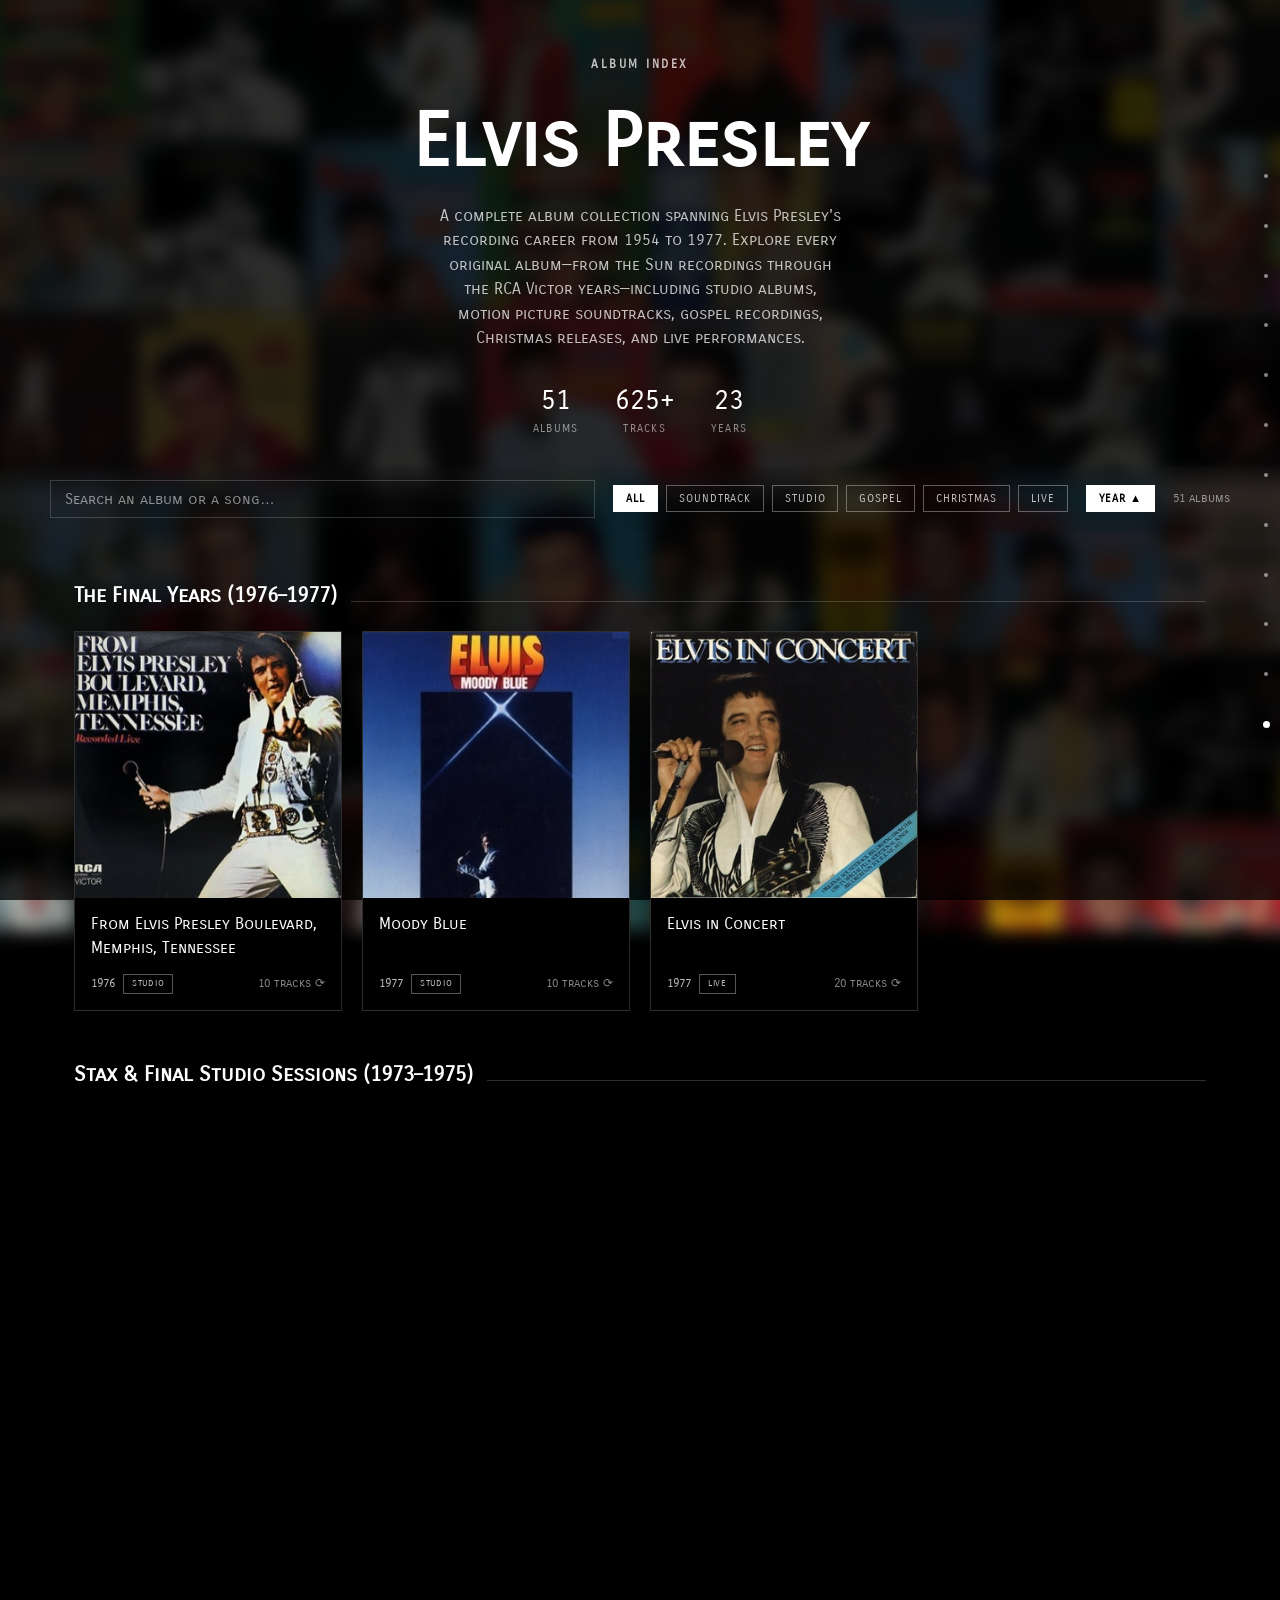
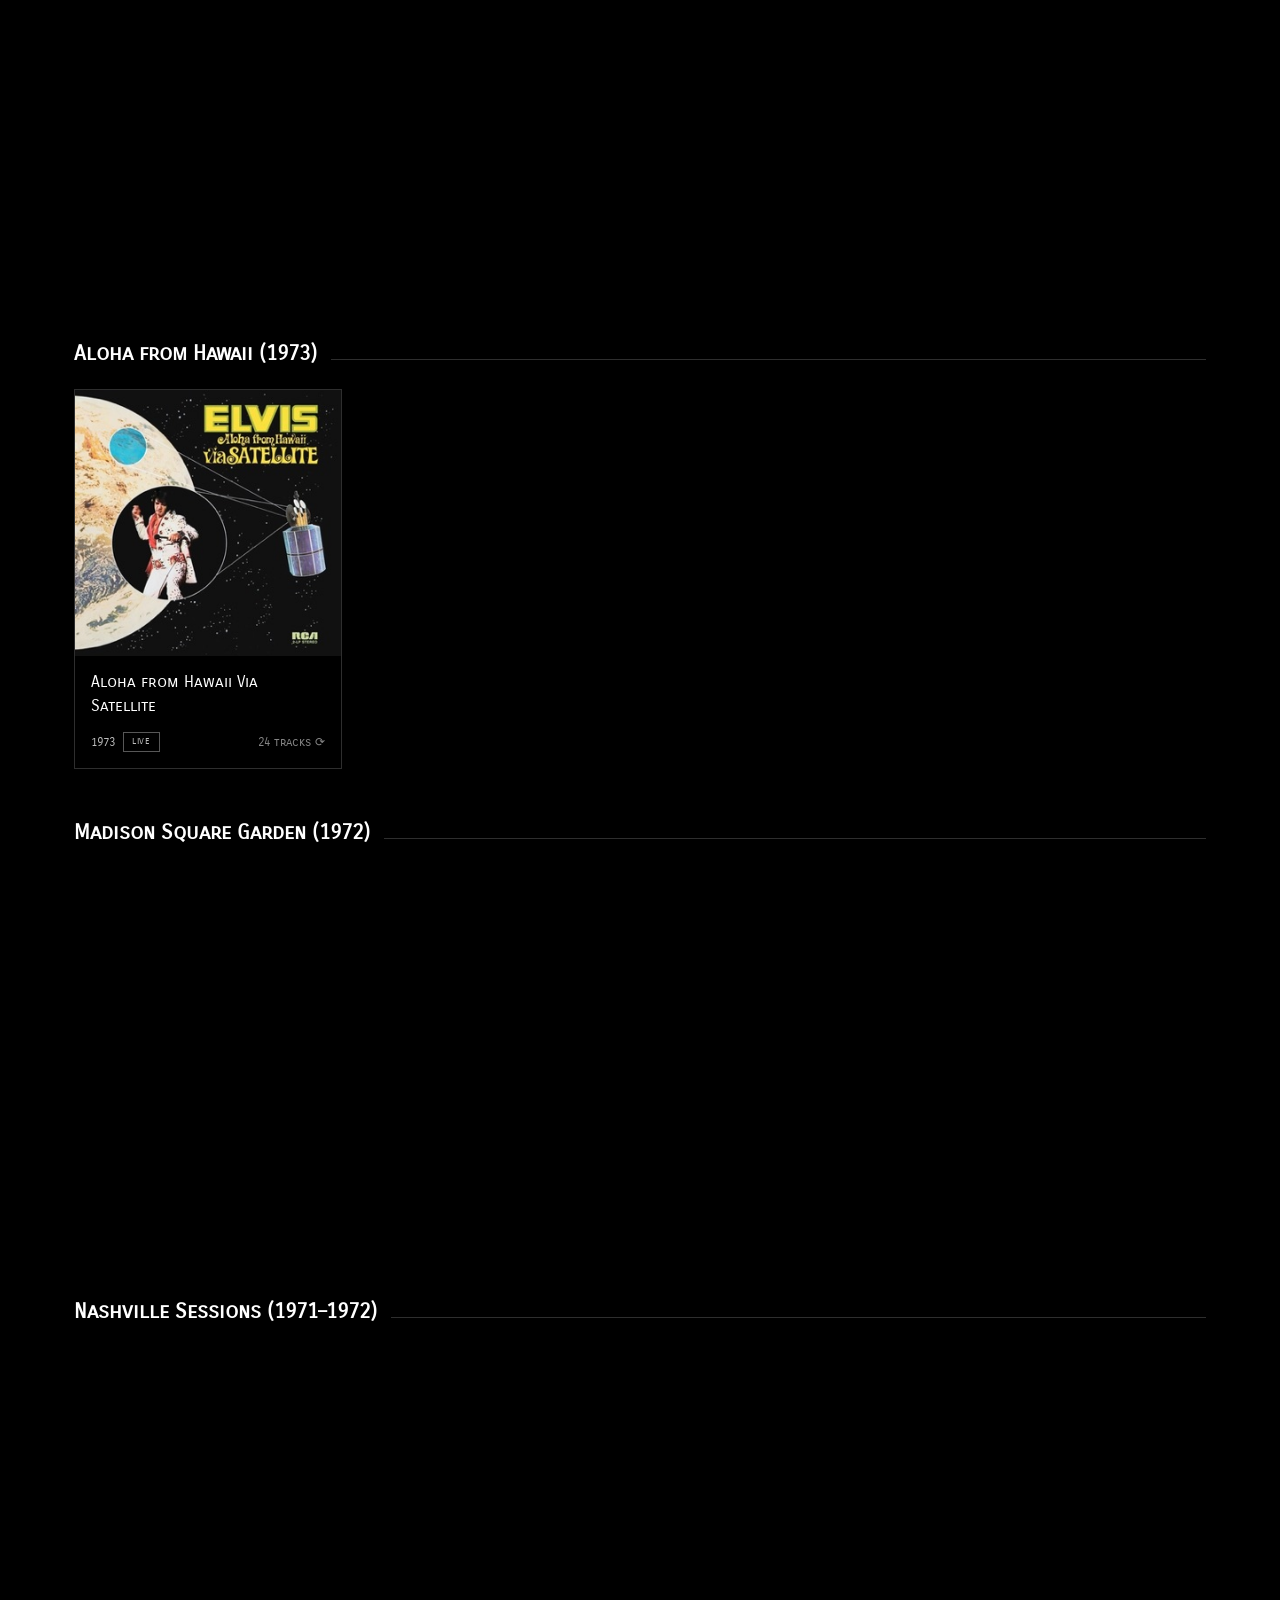
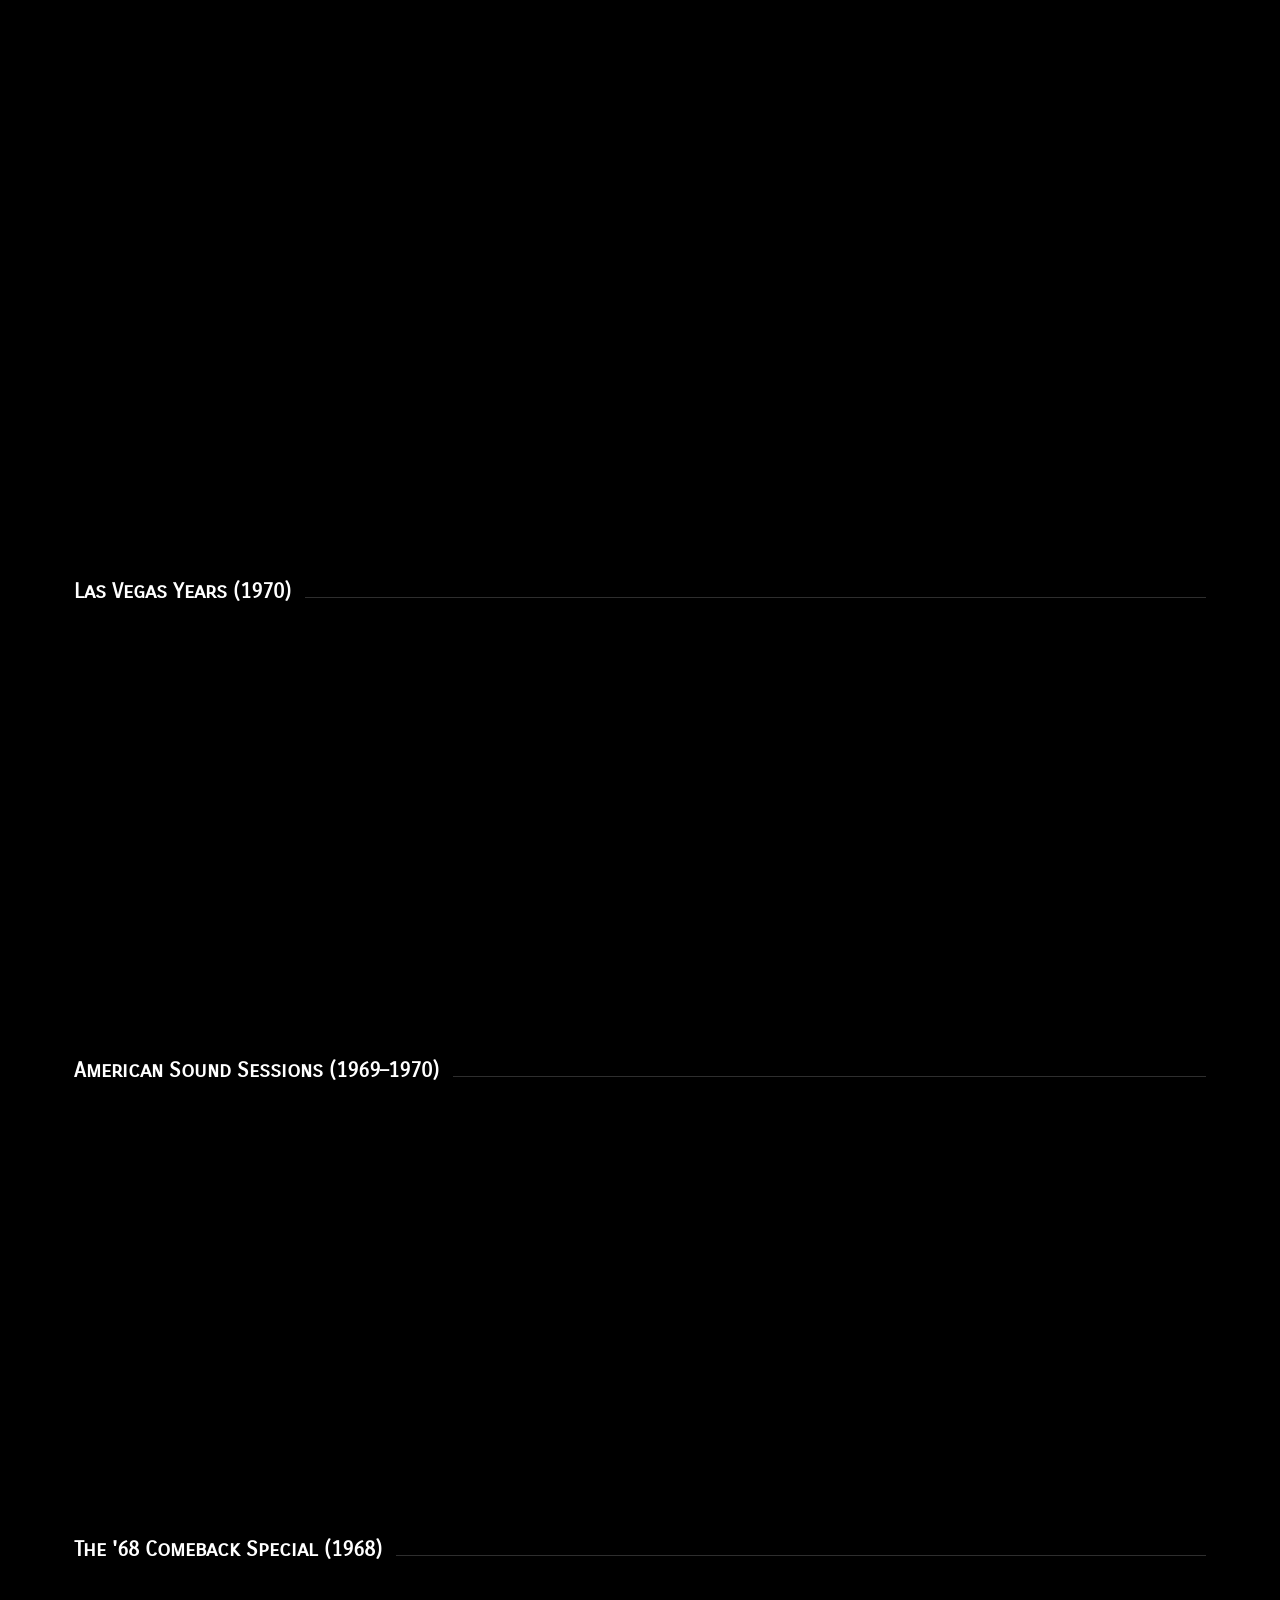
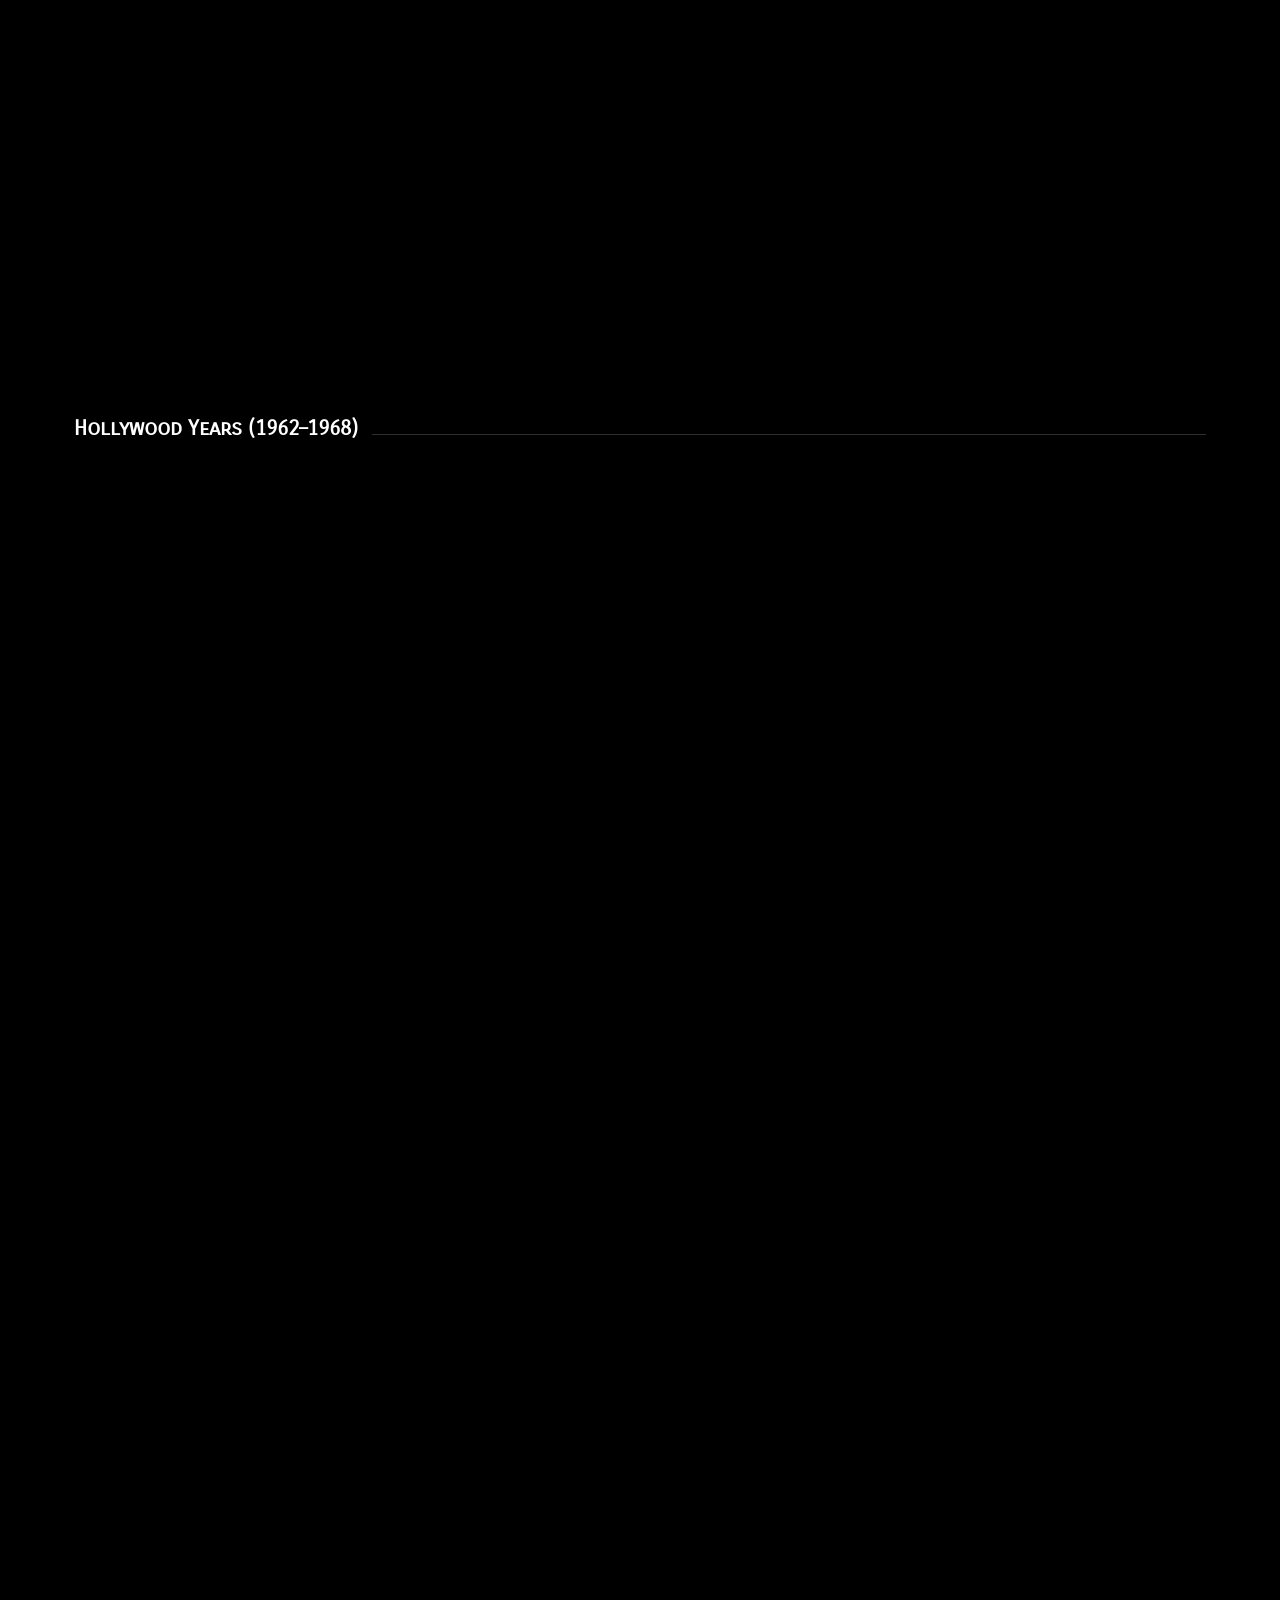
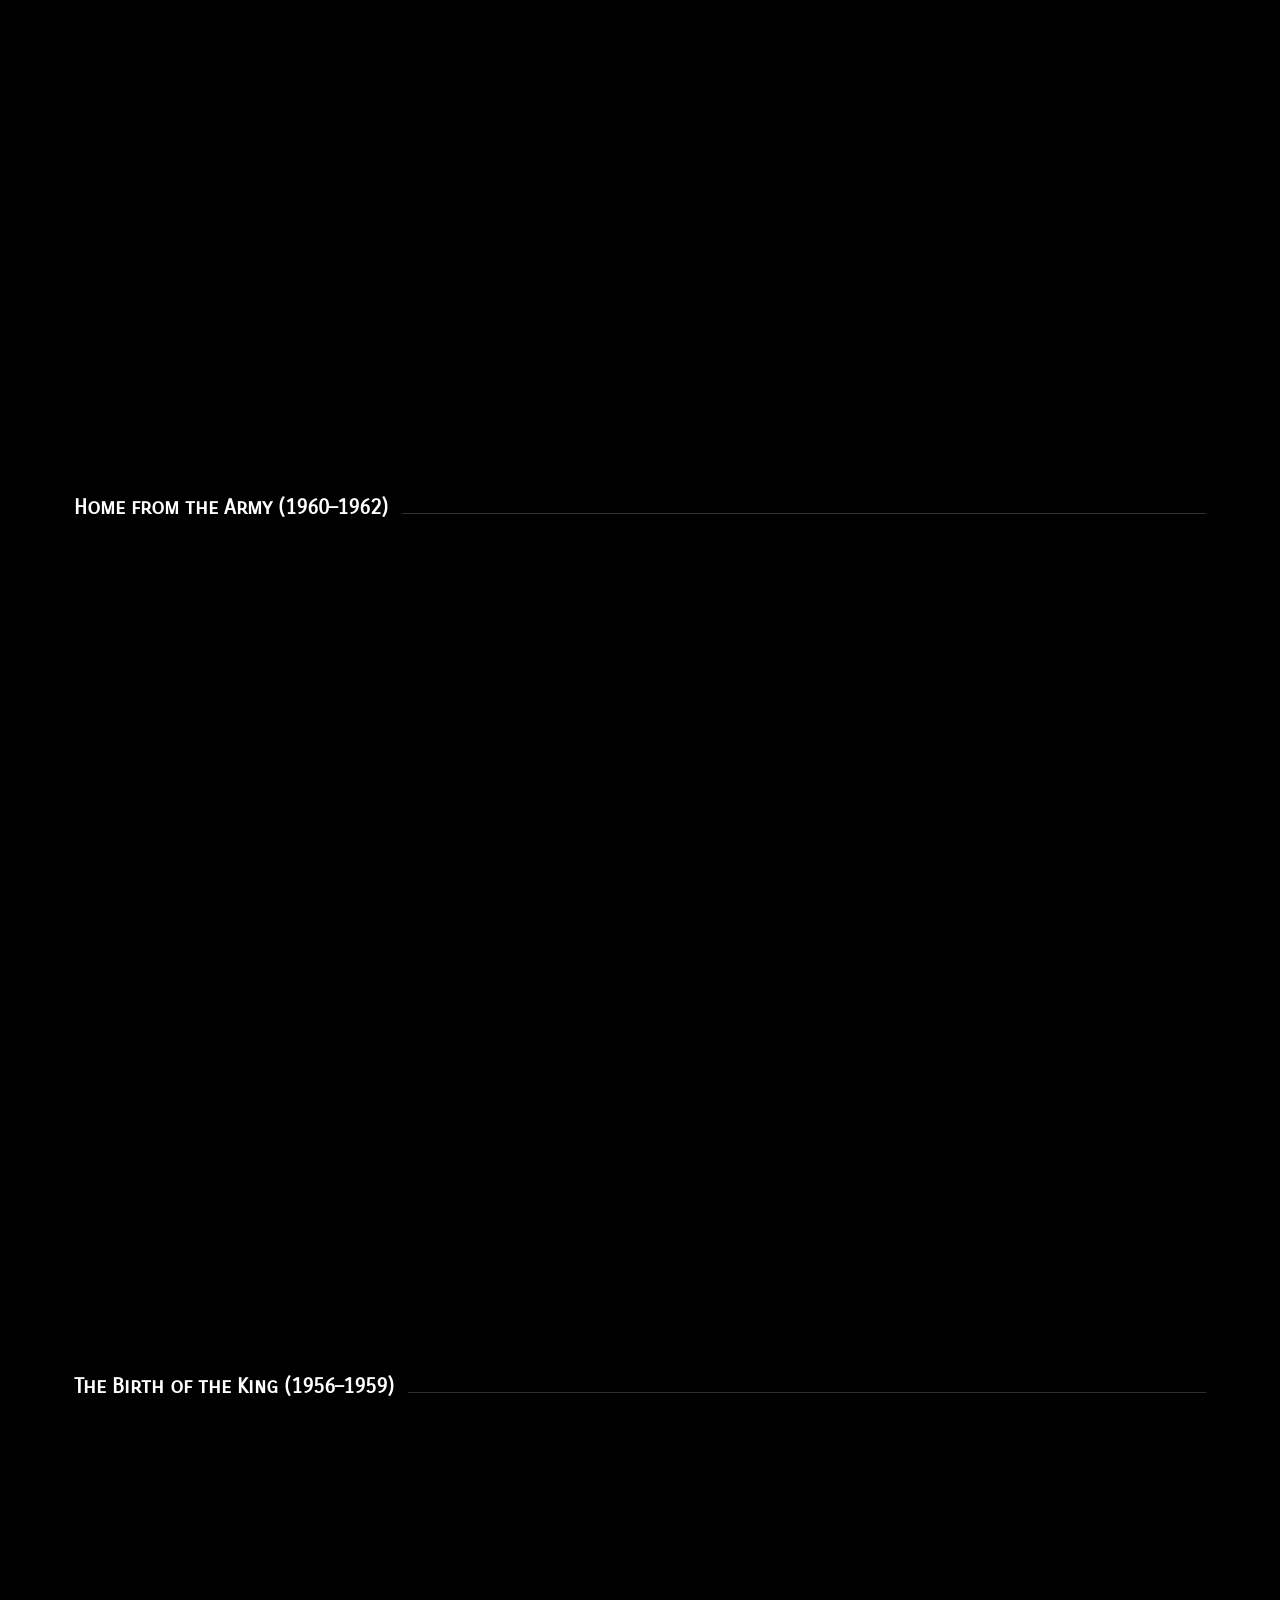
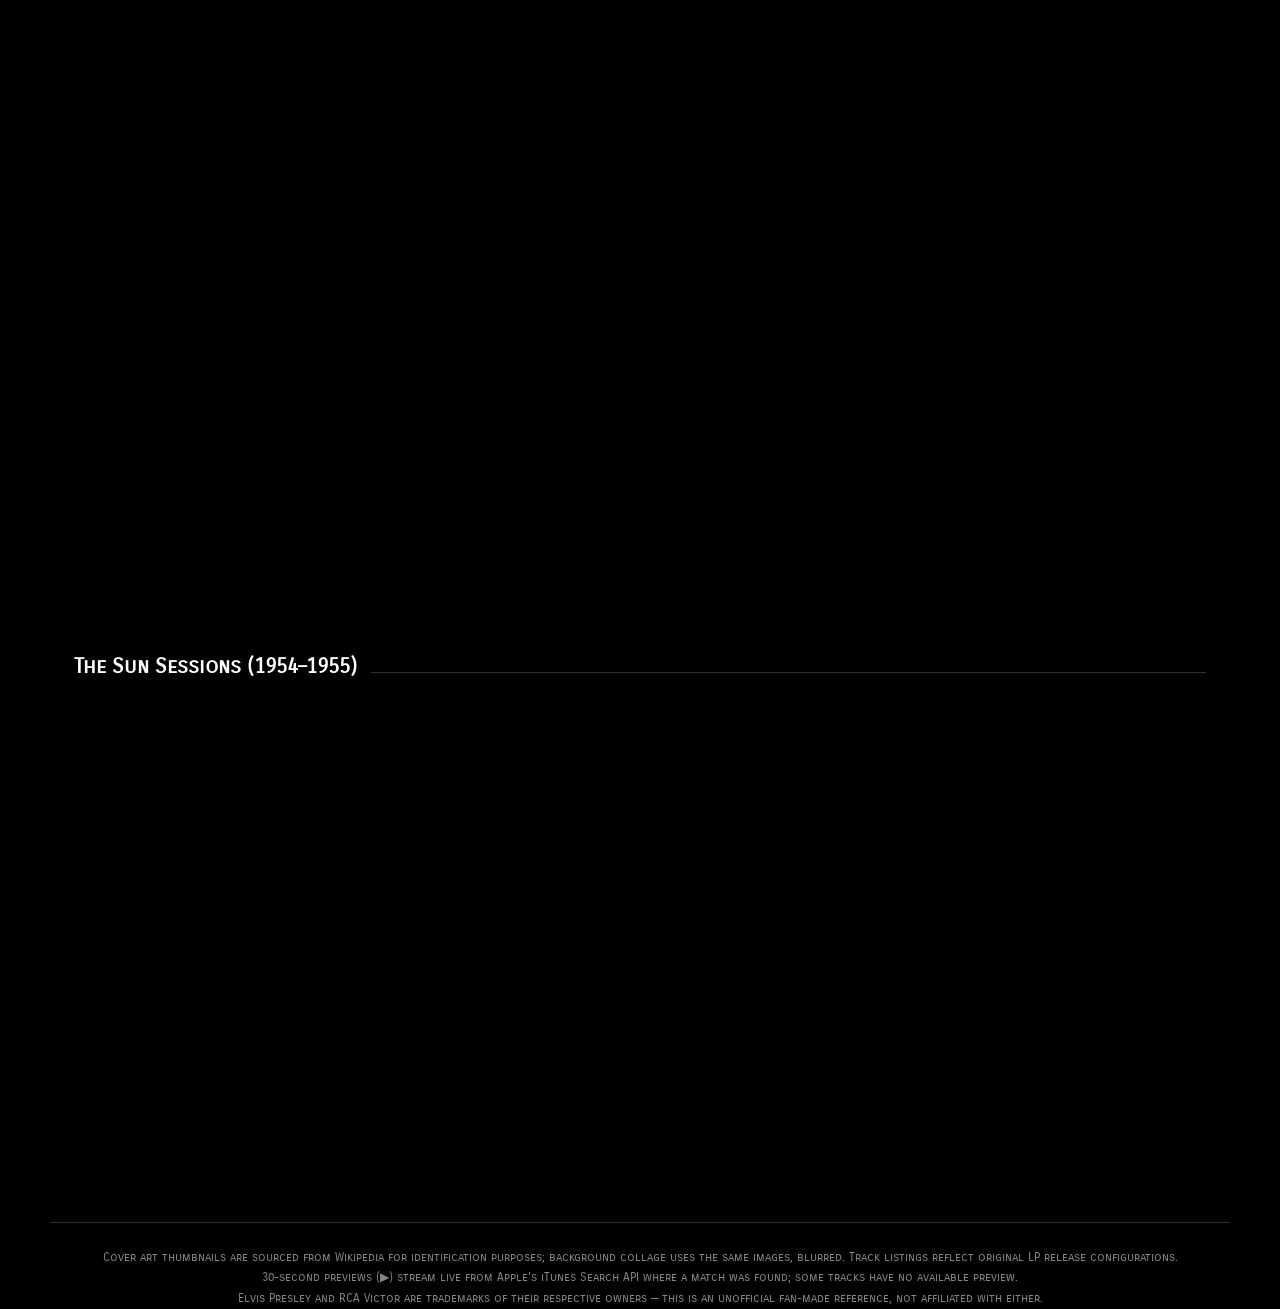
<file: index.html>
<!DOCTYPE html>
<html lang="en">
<head>
<meta charset="UTF-8">
<meta name="viewport" content="width=device-width, initial-scale=1">
<title>Elvis Presley — RCA Victor Album Inventory</title>
<link rel="stylesheet" href="css/styles.css">
</head>
<body>
<div class="bg-collage" id="bgCollage" aria-hidden="true"></div>
<div class="bg-scrim" aria-hidden="true"></div>

<header class="hero">
  <div class="eyebrow">Album Index</div>
  <h1>Elvis Presley</h1>
  <p class="sub">A complete album collection spanning Elvis Presley's recording career from 1954 to 1977. Explore every original album—from the Sun recordings through the RCA Victor years—including studio albums, motion picture soundtracks, gospel recordings, Christmas releases, and live performances.</p>
  <div class="stats">
    <div class="stat"><div class="n" id="stat-albums">–</div><div class="l">Albums</div></div>
    <div class="stat"><div class="n" id="stat-tracks">–</div><div class="l">Tracks</div></div>
    <div class="stat"><div class="n">23</div><div class="l">Years</div></div>
  </div>
</header>

<div class="controls">
  <div class="controls-inner">
    <div class="search">
      <label for="q" style="position:absolute; width:1px; height:1px; overflow:hidden; clip:rect(0 0 0 0);">Search albums or tracks</label>
      <input id="q" type="text" placeholder="Search an album or a song…" autocomplete="off" role="combobox" aria-expanded="false" aria-autocomplete="list" aria-controls="suggestions">
      <ul class="suggestions" id="suggestions" role="listbox" hidden></ul>
    </div>
    <div class="chips" id="chips" role="group" aria-label="Filter by category"></div>
    <button type="button" class="chip" id="yearSort" aria-pressed="true">Year ▲</button>
    <div class="result-count" id="count"></div>
  </div>
</div>

<nav class="era-nav" id="eraNav" aria-label="Jump to era"></nav>
<div class="era-nav-label" id="eraNavLabel" hidden></div>

<div class="wrap">
  <div id="eras"></div>
  <div class="empty" id="empty" hidden>No albums or tracks match your search.</div>
</div>

<audio id="previewAudio" preload="none"></audio>

<div class="now-playing" id="nowPlaying" hidden>
  <div class="np-cover-wrap"><img class="np-cover" id="npCover" alt=""></div>
  <div class="np-info">
    <div class="np-track" id="npTrack"></div>
    <div class="np-album" id="npAlbum"></div>
  </div>
  <button type="button" class="np-playpause" id="npPlayPause" aria-label="Pause"></button>
  <button type="button" class="np-autoplay" id="npAutoplay" aria-pressed="false">Autoplay</button>
  <button type="button" class="np-close" id="npClose" aria-label="Close player">✕</button>
</div>

<footer>
  Cover art thumbnails are sourced from Wikipedia for identification purposes; background collage uses the same images, blurred. Track listings reflect original LP release configurations.<br>
  30-second previews (▶) stream live from Apple's iTunes Search API where a match was found; some tracks have no available preview.<br>
  Elvis Presley and RCA Victor are trademarks of their respective owners — this is an unofficial fan-made reference, not affiliated with either.
</footer>


<script src="js/data/covers.js"></script>
<script src="js/data/track-previews.js"></script>
<script src="js/data/track-previews-by-album.js"></script>
<script src="js/data/albums.js"></script>
<script src="js/data/eras.js"></script>
<script src="js/app.js"></script>
</body>
</html>
</file>
<file: css/styles.css>
@font-face{
    font-family:'Carrois Gothic SC';
    font-style:normal;
    font-weight:400;
    font-display:swap;
    src:url(../fonts/CarroisGothicSC.woff2) format('woff2');
  }
  :root{
    --ground:#000000;
    --surface:#000000;
    --surface-2:#121212;
    --ink:#ffffff;
    --ink-dim:rgba(255,255,255,0.74);
    --ink-faint:rgba(255,255,255,0.52);
    --line:rgba(255,255,255,0.18);
    --line-strong:rgba(255,255,255,0.34);
    --shadow:0 16px 34px rgba(0,0,0,0.65);
    --font-display:'Carrois Gothic SC','Rockwell','Roboto Slab',ui-serif,Georgia,serif;
    --font-body:'Carrois Gothic SC',-apple-system,BlinkMacSystemFont,'Helvetica Neue',Helvetica,Arial,sans-serif;
  }

  *{box-sizing:border-box;}
  html,body{margin:0;padding:0; overflow-x:hidden; overscroll-behavior-x:none; width:100%;}
  body{
    background:#000;
    color:var(--ink);
    font-family:var(--font-body);
    line-height:1.5;
    -webkit-font-smoothing:antialiased;
  }
  *:focus-visible{outline:2px solid #fff; outline-offset:3px; border-radius:0;}

  /* ---------- Background collage ---------- */
  .bg-collage{
    position:fixed; inset:-30px; z-index:-2; overflow:hidden;
    display:flex; flex-direction:column; gap:0;
    filter:blur(9px) brightness(0.8) saturate(1.05);
    will-change:transform;
  }
  .bg-row{
    display:flex; flex:none; height:170px; width:max-content;
    will-change:transform;
  }
  .bg-row img{width:170px; height:170px; object-fit:cover; display:block; flex:none;}
  .bg-row.dir-left{ animation-name:bg-scroll-left; animation-timing-function:linear; animation-iteration-count:infinite; }
  .bg-row.dir-right{ animation-name:bg-scroll-right; animation-timing-function:linear; animation-iteration-count:infinite; }
  @keyframes bg-scroll-left{ from{transform:translateX(0);} to{transform:translateX(-50%);} }
  @keyframes bg-scroll-right{ from{transform:translateX(-50%);} to{transform:translateX(0);} }
  @media (prefers-reduced-motion: reduce){
    .bg-collage{ transform:none !important; }
    .bg-row{ animation:none !important; }
  }
  .bg-scrim{position:fixed; inset:0; z-index:-1; background:rgba(0,0,0,0.76);}

  .wrap{max-width:1180px; margin:0 auto; padding:0 24px 80px; position:relative;}

  /* ---------- Hero ---------- */
  .hero{padding:56px 24px 28px; text-align:center; position:relative;}
  .eyebrow{
    font-family:var(--font-body); text-transform:uppercase; letter-spacing:0.22em;
    font-size:0.72rem; color:var(--ink-dim); font-weight:600;
  }
  .hero h1{
    font-family:var(--font-display); font-weight:700;
    font-size:clamp(2.6rem, 6vw, 4.6rem);
    letter-spacing:0.01em;
    margin:14px 0 6px;
    text-wrap:balance;
    color:#fff;
  }
  .hero p.sub{
    color:var(--ink-dim); font-size:1.02rem; max-width:46ch; margin:0 auto;
    text-wrap:balance;
  }
  .stats{
    display:flex; justify-content:center; gap:36px; margin-top:30px; flex-wrap:wrap;
  }
  .stat{text-align:center;}
  .stat .n{
    font-family:var(--font-display); font-size:1.7rem; font-variant-numeric:tabular-nums;
    color:#fff;
  }
  .stat .l{
    font-size:0.68rem; text-transform:uppercase; letter-spacing:0.12em; color:var(--ink-faint);
  }

  /* ---------- Controls ---------- */
  .controls{
    position:sticky; top:0; z-index:20;
    background:transparent;
    backdrop-filter:blur(8px);
    padding:14px 24px;
  }
  .controls-inner{
    max-width:1180px; margin:0 auto;
    display:flex; align-items:center; gap:18px; flex-wrap:wrap;
  }
  .search{
    flex:1 1 240px; position:relative;
  }
  .search input{
    width:100%; padding:9px 14px; font-size:0.92rem;
    background:transparent; border:1px solid var(--line); border-radius:0;
    color:#fff; font-family:var(--font-body);
  }
  .search input::placeholder{color:var(--ink-faint);}

  .suggestions{
    position:absolute; top:calc(100% + 4px); left:0; right:0; z-index:30;
    list-style:none; margin:0; padding:4px; max-height:340px; overflow-y:auto;
    background:#000; border:1px solid var(--line-strong); box-shadow:var(--shadow);
  }
  .suggestions[hidden]{display:none;}
  .suggestion{
    display:flex; align-items:baseline; justify-content:space-between; gap:10px;
    padding:8px 10px; cursor:pointer; font-size:0.86rem; color:var(--ink-dim);
  }
  .suggestion .s-label{overflow:hidden; text-overflow:ellipsis; white-space:nowrap;}
  .suggestion .s-sub{
    flex:none; font-size:0.66rem; text-transform:uppercase; letter-spacing:0.06em; color:var(--ink-faint);
  }
  .suggestion:hover, .suggestion.active{background:#fff; color:#000;}
  .suggestion:hover .s-sub, .suggestion.active .s-sub{color:rgba(0,0,0,0.6);}

  @keyframes highlight-flash{
    0%, 100% { box-shadow:0 0 0 2px transparent; }
    20%, 60% { box-shadow:0 0 0 2px #fff; }
  }
  .card.search-highlight .face{ animation:highlight-flash 1.6s ease; }
  .tracklist li.search-highlight{ animation:highlight-flash 1.6s ease; }

  .chips{display:flex; gap:8px; flex-wrap:wrap;}
  .chip{
    font-family:var(--font-body); font-size:0.7rem; text-transform:uppercase; letter-spacing:0.08em;
    padding:6px 12px; border-radius:0; border:1px solid var(--line-strong);
    background:transparent; color:var(--ink-dim); cursor:pointer;
  }
  .chip[aria-pressed="true"]{
    background:#fff; color:#000; border-color:#fff; font-weight:700;
  }
  .result-count{font-size:0.78rem; color:var(--ink-faint); white-space:nowrap;}

  /* ---------- Era sections ---------- */
  .era{margin-top:48px; scroll-margin-top:84px;}
  .era-head{
    display:flex; align-items:baseline; gap:14px; margin-bottom:20px;
  }
  .era-head h2{
    font-family:var(--font-display); font-size:1.3rem; margin:0; color:#fff;
  }
  .era-head::after{
    content:""; flex:1; height:1px; background:var(--line);
  }

  /* Mobile (<=768px): slim vertical dot scrubber pinned to the right edge, in the same spot as
     a native scrollbar. Press/drag along it to jump between eras; a floating label shows the
     era name under the pointer. */
  .era-nav{
    position:fixed; right:4px; top:50%; transform:translateY(-50%);
    width:20px; height:min(70vh, 640px); z-index:30;
    display:flex; flex-direction:column; justify-content:space-between; align-items:center;
    padding:16px 0; touch-action:none; cursor:pointer;
  }
  .era-nav a{
    display:flex; align-items:center; justify-content:center;
    flex:1; width:100%; text-decoration:none;
  }
  .era-tick{
    width:4px; height:4px; border-radius:50%; background:var(--ink-faint);
    transition:width .15s ease, height .15s ease, background .15s ease;
  }
  .era-nav a:hover .era-tick, .era-nav a:focus-visible .era-tick{ background:var(--ink-dim); }
  .era-nav a.active .era-tick{ width:7px; height:7px; background:#fff; }
  .era-label-text{ display:none; }

  .era-nav-label{
    position:fixed; z-index:31; transform:translateY(-50%);
    background:#fff; color:#000; font-family:var(--font-display); font-weight:700;
    font-size:0.82rem; padding:7px 14px; white-space:nowrap; pointer-events:none;
    box-shadow:var(--shadow);
  }
  .era-nav-label[hidden]{ display:none; }

  /* Wide desktop only (>=1680px): full side list of era names, fixed off the content's right
     edge, faded in once the hero has scrolled out of view. The left:calc(50% + 614px) position
     only fully fits without clipping past ~1668px, so anything narrower (including virtually
     every laptop, e.g. MacBook Pro screens) keeps the edge-safe mobile dot scrubber instead. */
  @media (min-width: 1680px){
    .era-nav{
      right:auto; left:calc(50% + 614px); top:82px; transform:none;
      width:auto; height:auto; max-height:calc(100vh - 102px); overflow-y:auto; max-width:220px;
      flex-direction:column; justify-content:flex-start; align-items:stretch;
      padding:4px 0 4px 14px; border-left:1px solid var(--line);
      touch-action:auto; cursor:default;
      opacity:0; pointer-events:none; transition:opacity .25s ease;
    }
    .era-nav.visible{ opacity:1; pointer-events:auto; }
    .era-nav a{
      display:block; flex:none; padding:6px 10px; margin-left:-15px; border-left:2px solid transparent;
      font-size:0.66rem; text-transform:uppercase; letter-spacing:0.05em; white-space:nowrap;
      overflow:hidden; text-overflow:ellipsis;
      color:var(--ink-faint);
    }
    .era-nav a:hover, .era-nav a:focus-visible{ color:var(--ink-dim); }
    .era-nav a.active{ color:#fff; border-left-color:#fff; }
    .era-tick{ display:none; }
    .era-label-text{ display:inline; }
    .era-nav-label{ display:none; }
  }

  .grid{
    display:grid; grid-template-columns:repeat(auto-fill, minmax(230px,1fr)); gap:20px;
  }

  /* ---------- Flip card ---------- */
  .card{
    perspective:1400px;
    min-height:380px;
    cursor:pointer;
    border-radius:0;
    opacity:1;
  }
  .card-inner{
    position:relative; width:100%; height:100%;
    transform-style:preserve-3d;
  }
  @media (prefers-reduced-motion: no-preference){
    .card{transition:height .4s ease, opacity .6s ease, transform .6s ease;}
    .card:not(.revealed){opacity:0; transform:translateY(28px);}
    .card-inner{transition:transform .65s cubic-bezier(.4,.15,.2,1);}
  }
  .card.flipped .card-inner{transform:rotateY(180deg);}
  .card:hover .card-inner, .card:focus-visible .card-inner{
    box-shadow:0 0 0 1px var(--line-strong);
  }

  .face{
    position:absolute; inset:0; backface-visibility:hidden;
    -webkit-backface-visibility:hidden;
    border-radius:0; border:1px solid var(--line);
    background:#000; box-shadow:var(--shadow);
    overflow:hidden; display:flex; flex-direction:column;
  }
  .face-back{transform:rotateY(180deg);}

  .face-front .cover{position:relative; aspect-ratio:1/1; flex:none; background:var(--surface-2);}
  .cover-photo{width:100%; height:100%; object-fit:cover; display:block;}
  @media (prefers-reduced-motion: no-preference){
    .cover-photo{transition:transform .3s ease;}
    .card:hover .cover-photo{transform:scale(1.045);}
  }
  .disc{
    position:absolute; inset:9%; border-radius:50%;
    background:
      repeating-radial-gradient(circle at 50% 50%, rgba(255,255,255,0.05) 0px, rgba(255,255,255,0.05) 1px, transparent 1.5px, transparent 3.5px),
      radial-gradient(circle at 33% 28%, rgba(255,255,255,0.12), transparent 42%),
      #0a0a0a;
    box-shadow:inset 0 0 0 1px rgba(255,255,255,0.08), 0 6px 16px rgba(0,0,0,0.4);
  }
  .label{
    position:absolute; top:50%; left:50%; width:41%; aspect-ratio:1/1;
    transform:translate(-50%,-50%); border-radius:50%; background:#161616;
    border:1px solid var(--line-strong);
    display:flex; flex-direction:column; align-items:center; justify-content:center; text-align:center;
    padding:8%;
  }
  .label-title{
    font-family:var(--font-display); font-weight:700; font-size:0.6rem; line-height:1.1; color:#fff;
  }
  .label-sub{
    margin-top:3px; font-size:0.42rem; letter-spacing:0.1em; text-transform:uppercase; color:var(--ink-faint);
  }
  .spindle{
    position:absolute; top:50%; left:50%; width:5%; aspect-ratio:1/1; border-radius:50%;
    background:#000; transform:translate(-50%,-50%); box-shadow:0 0 0 1px rgba(255,255,255,0.2);
  }

  .face-front .info{
    flex:1; min-height:0; padding:14px 16px 16px; display:flex; flex-direction:column; justify-content:space-between;
  }
  .title{
    font-family:var(--font-display); font-size:1rem; color:#fff;
    display:-webkit-box; -webkit-line-clamp:2; -webkit-box-orient:vertical; overflow:hidden;
  }
  .meta-row{
    display:flex; align-items:center; justify-content:space-between; margin-top:10px; gap:8px;
  }
  .meta-left{display:flex; align-items:center; gap:8px; min-width:0;}
  .year{font-variant-numeric:tabular-nums; font-size:0.78rem; color:var(--ink-dim); flex:none;}
  .cat-chip{
    font-size:0.58rem; text-transform:uppercase; letter-spacing:0.08em; padding:2px 8px;
    border-radius:0; color:var(--ink-dim); border:1px solid var(--line-strong);
    overflow:hidden; text-overflow:ellipsis; white-space:nowrap;
  }
  .flip-hint{font-size:0.72rem; color:var(--ink-faint); display:flex; align-items:center; gap:5px; flex:none;}

  .face-back .back-head{
    padding:16px 18px 10px; border-bottom:1px dashed var(--line); flex:none;
  }
  .face-back .back-head .title{-webkit-line-clamp:2; font-size:0.95rem;}
  .face-back .back-head .year{margin-top:4px; display:block;}
  .face-back .back-body{padding:12px 18px 18px;}

  .tracklist{list-style:none; margin:0; padding:0;}
  .tracklist li{
    display:flex; align-items:center; gap:8px; padding:5px 0; font-size:0.84rem; color:var(--ink-dim);
    border-bottom:1px solid var(--line);
  }
  .tracklist li .num{font-variant-numeric:tabular-nums; color:var(--ink-faint); width:1.5em; flex:none;}
  .tracklist li .track-name{
    flex:1; min-width:0; overflow:hidden; text-overflow:ellipsis; white-space:nowrap;
  }
  .tracklist li.playing{color:#fff;}

  .play-btn{
    flex:none; width:22px; height:22px; border-radius:0;
    border:1px solid var(--line-strong); background:transparent; color:var(--ink);
    display:flex; align-items:center; justify-content:center; cursor:pointer; padding:0;
  }
  .play-btn svg{display:block; margin-left:1px;}
  .play-btn:hover, .play-btn:focus-visible{background:#fff; color:#000; border-color:#fff;}
  .play-btn[disabled]{opacity:0.25; cursor:default;}
  .play-btn[disabled]:hover{background:transparent; color:var(--ink);}
  .tracklist li.playing .play-btn{background:#fff; color:#000; border-color:#fff;}
  .tracklist .divider{
    font-family:var(--font-body); text-transform:uppercase; font-weight:700;
    font-size:0.64rem; letter-spacing:0.12em; color:#fff; margin:12px 0 2px; border-bottom:none;
  }
  .tracklist .divider:first-child{margin-top:0;}

  .empty{
    text-align:center; padding:60px 20px; color:var(--ink-faint); font-size:0.95rem;
  }

  footer{
    max-width:1180px; margin:60px auto 0; padding:24px 24px 0; border-top:1px solid var(--line);
    color:var(--ink-faint); font-size:0.76rem; text-align:center; line-height:1.7; position:relative;
  }

  /* ---------- Now playing popup ---------- */
  .now-playing{
    position:fixed; left:50%; bottom:20px; transform:translateX(-50%);
    z-index:50; display:flex; align-items:center; gap:10px;
    background:rgba(0,0,0,0.92); backdrop-filter:blur(10px);
    border:1px solid var(--line-strong); border-radius:0;
    padding:6px 10px 6px 6px; box-shadow:var(--shadow);
    max-width:min(92vw, 420px);
  }
  .now-playing[hidden]{display:none;}
  .np-cover-wrap{
    flex:none; width:60px; height:60px; border-radius:50%; overflow:hidden;
    border:1px solid var(--line-strong); background:var(--surface-2);
  }
  .np-cover{
    width:100%; height:100%; object-fit:cover; display:block;
    animation:np-spin 3s linear infinite; animation-play-state:paused;
  }
  .now-playing.spinning .np-cover{animation-play-state:running;}
  @keyframes np-spin{ to { transform:rotate(360deg); } }
  @media (prefers-reduced-motion: reduce){ .np-cover{animation:none;} }
  .np-info{flex:1; min-width:0;}
  .np-track{
    font-size:0.8rem; color:#fff; overflow:hidden; text-overflow:ellipsis; white-space:nowrap;
  }
  .np-album{
    font-size:0.68rem; color:var(--ink-faint); overflow:hidden; text-overflow:ellipsis; white-space:nowrap;
  }
  .np-playpause{
    flex:none; width:30px; height:30px; border-radius:0; border:1px solid var(--line-strong);
    background:transparent; color:var(--ink); cursor:pointer; display:flex; align-items:center; justify-content:center;
    padding:0;
  }
  .np-playpause svg{display:block; margin-left:1px;}
  .np-playpause:hover, .np-playpause:focus-visible{background:#fff; color:#000; border-color:#fff;}
  .np-autoplay{
    flex:none; font-size:0.6rem; text-transform:uppercase; letter-spacing:0.06em;
    padding:6px 10px; border-radius:0; border:1px solid var(--line-strong);
    background:transparent; color:var(--ink-dim); cursor:pointer; white-space:nowrap;
  }
  .np-autoplay[aria-pressed="true"]{ background:#fff; color:#000; border-color:#fff; font-weight:700; }
  .np-close{
    flex:none; width:24px; height:24px; border-radius:0; border:1px solid var(--line-strong);
    background:transparent; color:var(--ink); cursor:pointer; display:flex; align-items:center; justify-content:center;
    font-size:0.8rem; line-height:1; padding:0;
  }
  .np-close:hover, .np-close:focus-visible{background:#fff; color:#000; border-color:#fff;}

  /* ---------- Mobile tap targets ---------- */
  @media (max-width: 640px){
    .chip{ padding:9px 14px; }
    .play-btn{ width:32px; height:32px; }
    .np-playpause{ width:38px; height:38px; }
    .np-close{ width:32px; height:32px; font-size:0.9rem; }
    .hero{ padding:40px 20px 20px; }
  }
</style>
</file>
